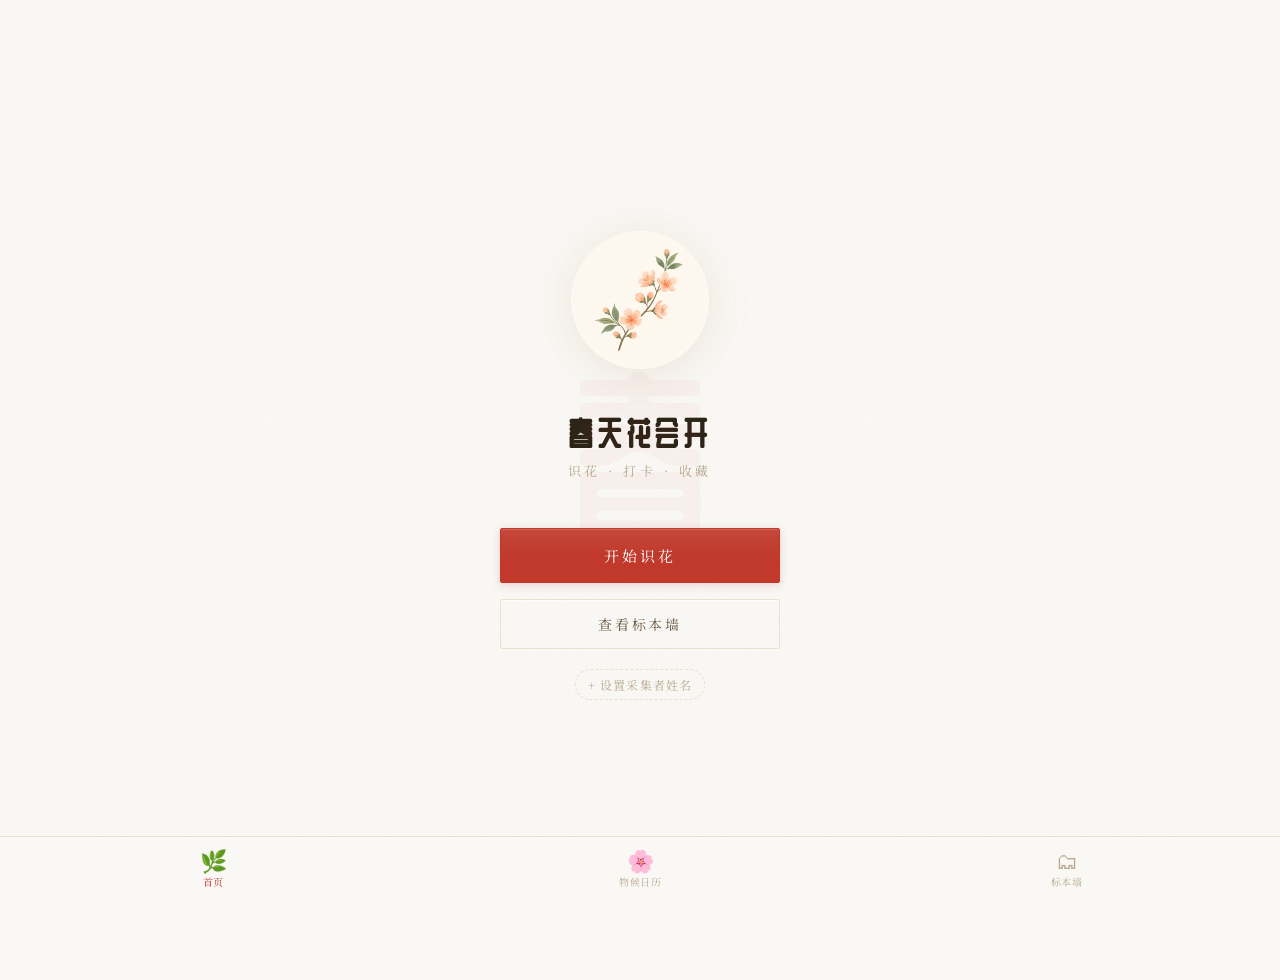
<file: index.html>
<!DOCTYPE html>
<html lang="zh-CN">
<head>
  <meta charset="UTF-8">
  <meta name="viewport" content="width=device-width, initial-scale=1.0, maximum-scale=1.0, user-scalable=no">
  <meta name="theme-color" content="#F9F8F4">
  <meta name="apple-mobile-web-app-capable" content="yes">
  <meta name="apple-mobile-web-app-status-bar-style" content="default">
  <meta name="apple-mobile-web-app-title" content="春天花会开">
  <meta name="application-name" content="春天花会开">
  <meta name="mobile-web-app-capable" content="yes">
  <link rel="manifest" href="manifest.json">
  <link rel="apple-touch-icon" href="icons/icon-152.png">
  <link rel="apple-touch-icon" sizes="152x152" href="icons/icon-152.png">
  <link rel="apple-touch-icon" sizes="192x192" href="icons/icon-192.png">
  <link rel="icon" type="image/png" sizes="192x192" href="icons/icon-192.png">
  <link rel="icon" type="image/png" sizes="512x512" href="icons/icon-512.png">
  <title>春天花会开</title>
  <!-- OpenGraph -->
  <meta property="og:type" content="website">
  <meta property="og:title" content="春天花会开">
  <meta property="og:description" content="二十四种春花，一册博物标本志。识花 · 打卡 · 记录与春天的每一次相遇。">
  <meta property="og:url" content="https://vernal-flora-archive.netlify.app">
  <meta property="og:image" content="https://vernal-flora-archive.netlify.app/og-image.png">
  <meta property="og:image:width" content="1200">
  <meta property="og:image:height" content="630">
  <meta property="og:locale" content="zh_CN">
  <meta property="og:site_name" content="春天花会开">
  <!-- Twitter Card -->
  <meta name="twitter:card" content="summary_large_image">
  <meta name="twitter:title" content="春天花会开">
  <meta name="twitter:description" content="二十四种春花，一册博物标本志。识花 · 打卡 · 记录与春天的每一次相遇。">
  <meta name="twitter:image" content="https://vernal-flora-archive.netlify.app/og-image.png">
  <link rel="stylesheet" href="styles/main.css">
  <script defer src="https://cloud.umami.is/script.js" data-website-id="66c2d899-3318-4ef9-ae7c-e3d984590244" data-do-not-track="true"></script>
</head>
<body>

  <!-- 加载页 -->
  <div id="loading-screen" class="loading-screen">
    <div id="loading-hero-svg"><img src="icons/icon-logo.png" alt="" class="hero-logo-img"></div>
    <div class="loading-title">春天花会开</div>
    <div class="loading-sub">识花 · 打卡 · 收藏</div>
  </div>

  <!-- 弹窗遮罩 -->
  <div id="modal-overlay" class="modal-overlay">
    <div class="modal-sheet" id="modal-content">
    </div>
  </div>

  <!-- ===== 首页 ===== -->
  <div id="page-home" class="page active">

    <!-- Hero -->
    <div class="hero-section">
      <div class="hero-bg-text">春</div>
      <div class="hero-logo" id="hero-svg-wrap"></div>
      <h1 class="hero-title">春天花会开</h1>
      <p class="hero-subtitle">识花 · 打卡 · 收藏</p>
      <div class="hero-cta">
        <button class="btn-primary" onclick="startQuiz()">开始识花</button>
        <button class="btn-secondary" onclick="navigateTo('collection')">查看标本墙</button>
      </div>
    </div>


  </div>

  <!-- ===== 识别页 ===== -->
  <div id="page-quiz" class="page">

    <!-- 物候日历面板 -->
    <div id="panel-calendar" class="quiz-panel">
      <!-- 月份轴 -->
      <div class="calendar-month-bar" id="calendar-month-bar">
        <button class="cal-month-btn active" data-month="2">2月</button>
        <button class="cal-month-btn" data-month="3">3月</button>
        <button class="cal-month-btn" data-month="4">4月</button>
        <button class="cal-month-btn" data-month="5">5月</button>
      </div>
      <!-- 节气提示 -->
      <div class="calendar-season-hint" id="calendar-season-hint"></div>
      <!-- 花卉卡片网格 -->
      <div class="calendar-flower-grid" id="calendar-flower-grid"></div>
    </div>

    <!-- 识花向导面板（从首页「开始识花」唤起） -->
    <div id="panel-guide" class="quiz-panel" style="display:none">
      <div class="quiz-header">
        <div class="quiz-header-title">识花向导</div>
        <div class="quiz-header-sub">根据特征，逐步锁定你遇见的花</div>
      </div>
      <div class="quiz-body" id="quiz-body"></div>
    </div>

  </div>

  <!-- ===== 标本墙 ===== -->
  <div id="page-collection" class="page">

    <div class="collection-header">
      <div>
        <div class="collection-title">博物标本墙</div>
        <div class="collection-count">已遇见 <span id="unlocked-count">0</span> / 24 种春花</div>
      </div>
      <button class="ach-entry-btn" onclick="openAchievementsPanel()">
        <span>🏆</span><span>成就</span>
      </button>
    </div>

    <!-- 时期筛选 -->
    <div class="filter-bar">
      <button class="filter-btn active" data-filter="all" onclick="setCollectionFilter('all')">全部</button>
      <button class="filter-btn" data-filter="early" onclick="setCollectionFilter('early')">早春</button>
      <button class="filter-btn" data-filter="mid" onclick="setCollectionFilter('mid')">仲春</button>
      <button class="filter-btn" data-filter="late" onclick="setCollectionFilter('late')">暮春</button>
    </div>

    <!-- 标本格子墙 -->
    <div class="collection-grid" id="collection-grid">
    </div>

    <!-- PPBC 鸣谢 -->
    <div class="ppbc-credit">
      <div class="ppbc-credit-text">
        花卉图片来自 <a href="https://ppbc.iplant.cn" target="_blank" rel="noopener">中国植物图像库 PPBC</a>
      </div>
      <div class="ppbc-credit-authors">
        图片捐献者：李光敏、朱鑫鑫、宋鼎、薛凯、赵宏、周繇、刘军、徐晔春、刘冰 等
      </div>
      <div class="ppbc-credit-maker">
        Made with care by <span style="font-family:'Noto Serif SC',serif;letter-spacing:0.1em">luvlua</span>
        <span class="ppbc-credit-sep">·</span>
        <a href="https://github.com/luvlua0808-png/Vernal-Flora-Archive" target="_blank" rel="noopener" class="ppbc-credit-text-link">GitHub</a>
        <span class="ppbc-credit-sep">·</span>
        <a href="#" id="privacy-link" class="ppbc-credit-text-link">隐私说明</a>
      </div>
    </div>

  </div>

  <!-- ===== 底部导航 ===== -->
  <nav class="nav-bar">
    <button class="nav-item active" data-page="home">
      <span class="nav-icon">🌿</span>
      <span class="nav-label">首页</span>
    </button>
    <button class="nav-item" data-page="quiz">
      <span class="nav-icon">🌸</span>
      <span class="nav-label">物候日历</span>
    </button>
    <button class="nav-item" data-page="collection">
      <span class="nav-icon">🗂</span>
      <span class="nav-label">标本墙</span>
    </button>
  </nav>

  <script src="data/flowers.js"></script>
  <script src="data/quiz.js"></script>
  <script src="data/achievements.js"></script>
  <script src="js/svgs.js"></script>
  <script src="js/app.js"></script>
  <script>
    if ('serviceWorker' in navigator) {
      window.addEventListener('load', () => {
        navigator.serviceWorker.register('/sw.js').catch(() => {});
      });
    }
  </script>


</body>
</html>
</file>
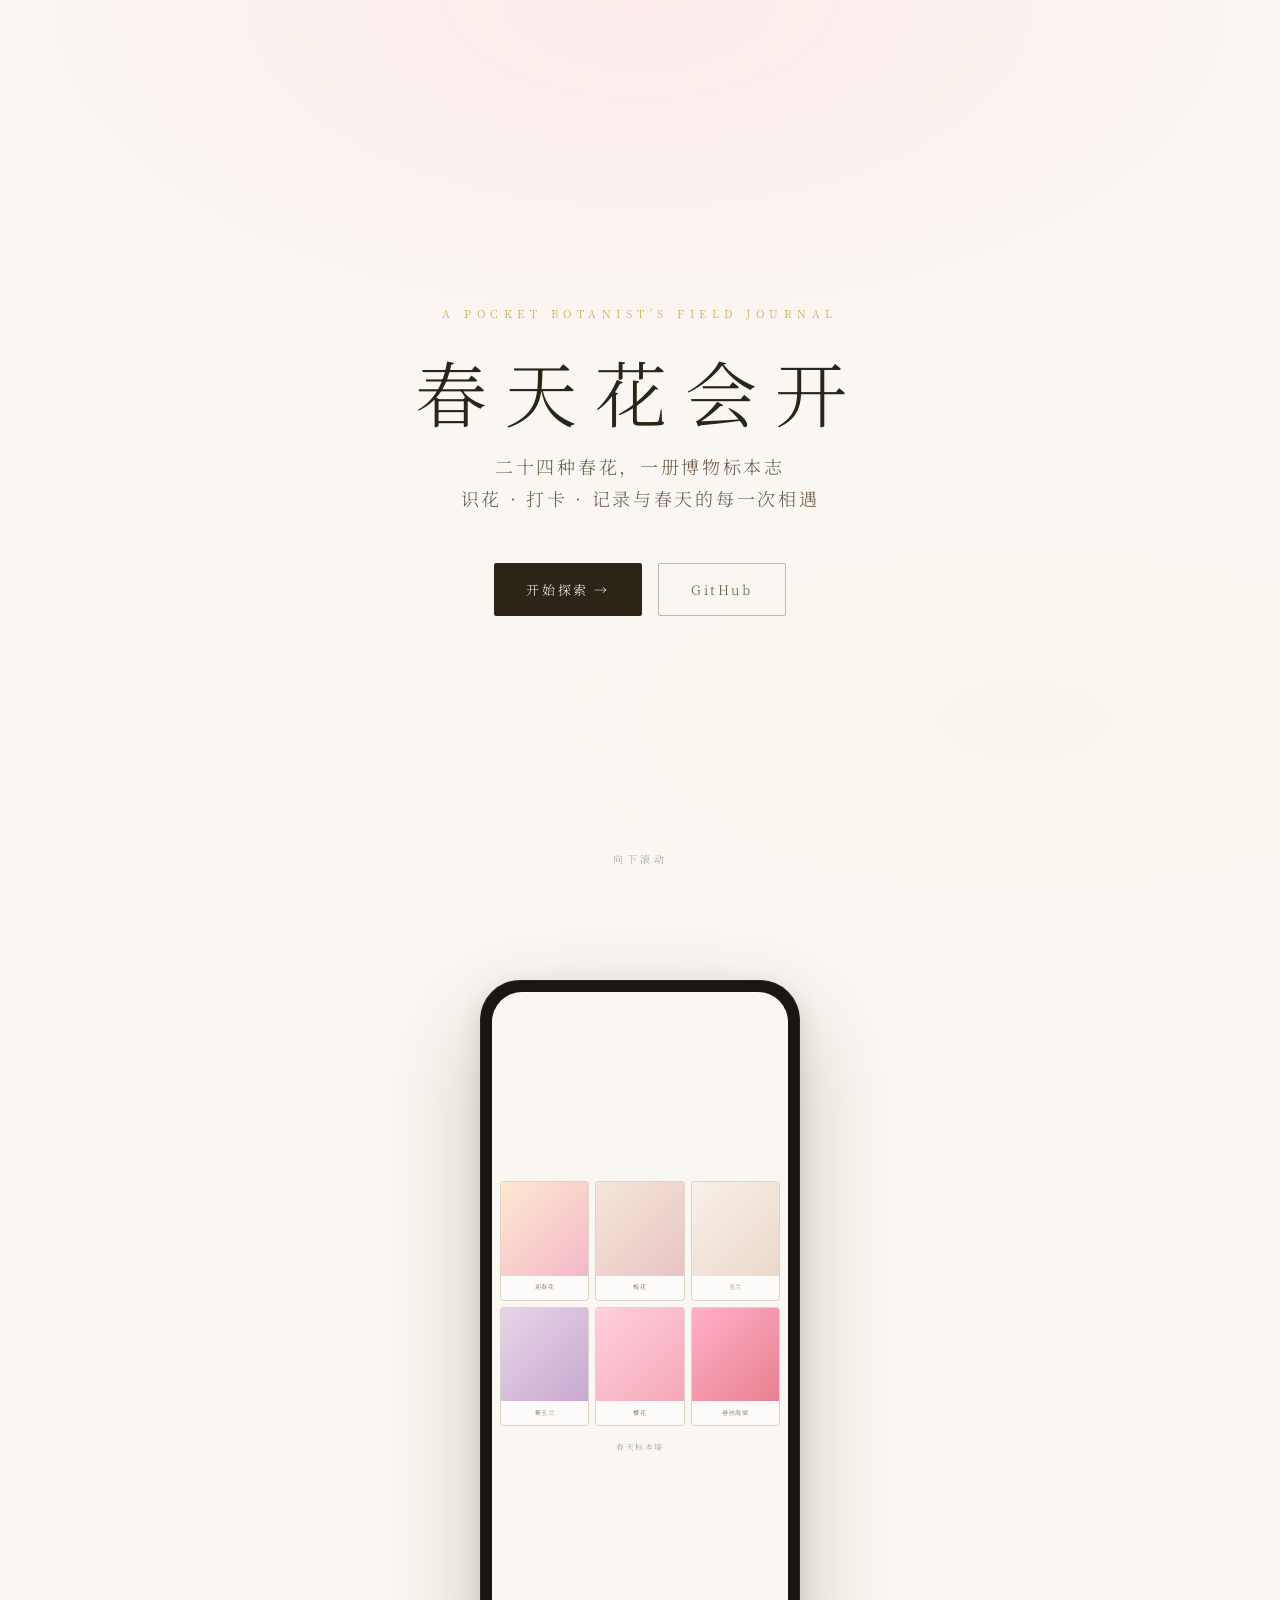
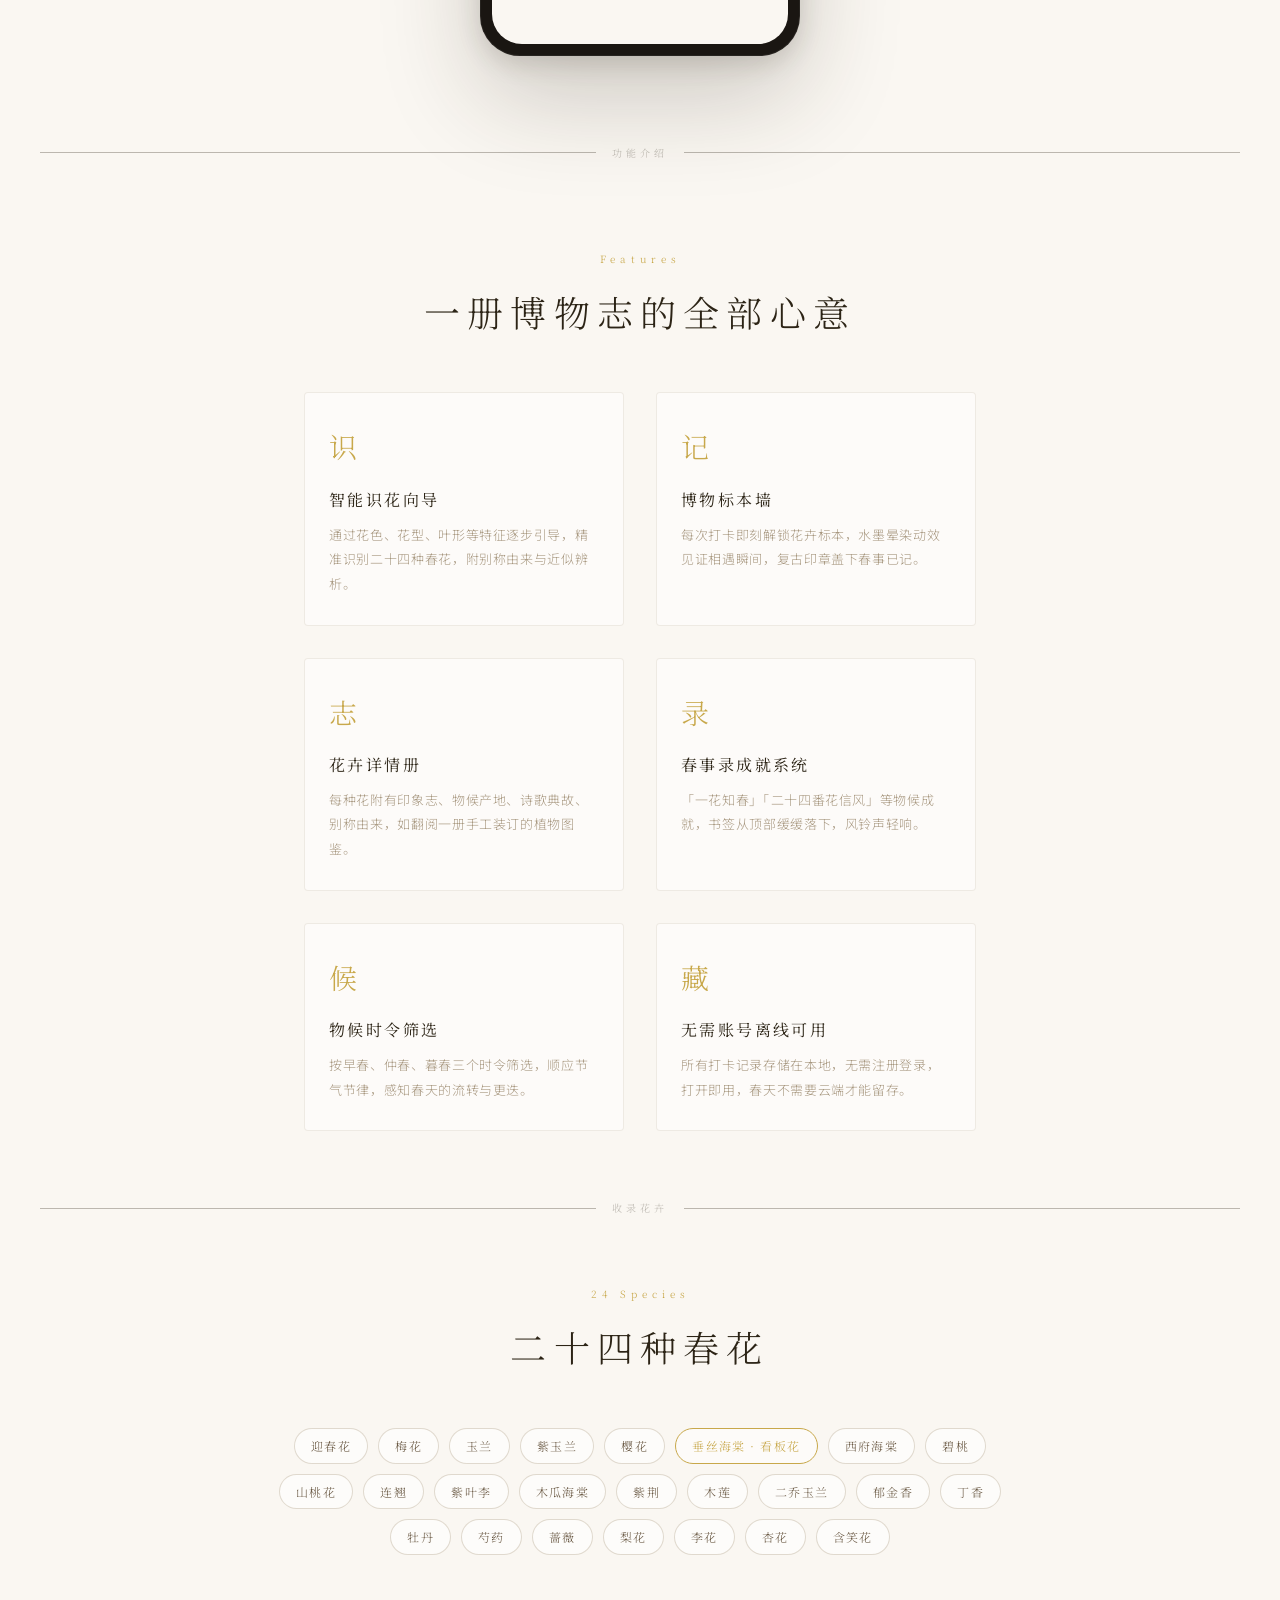
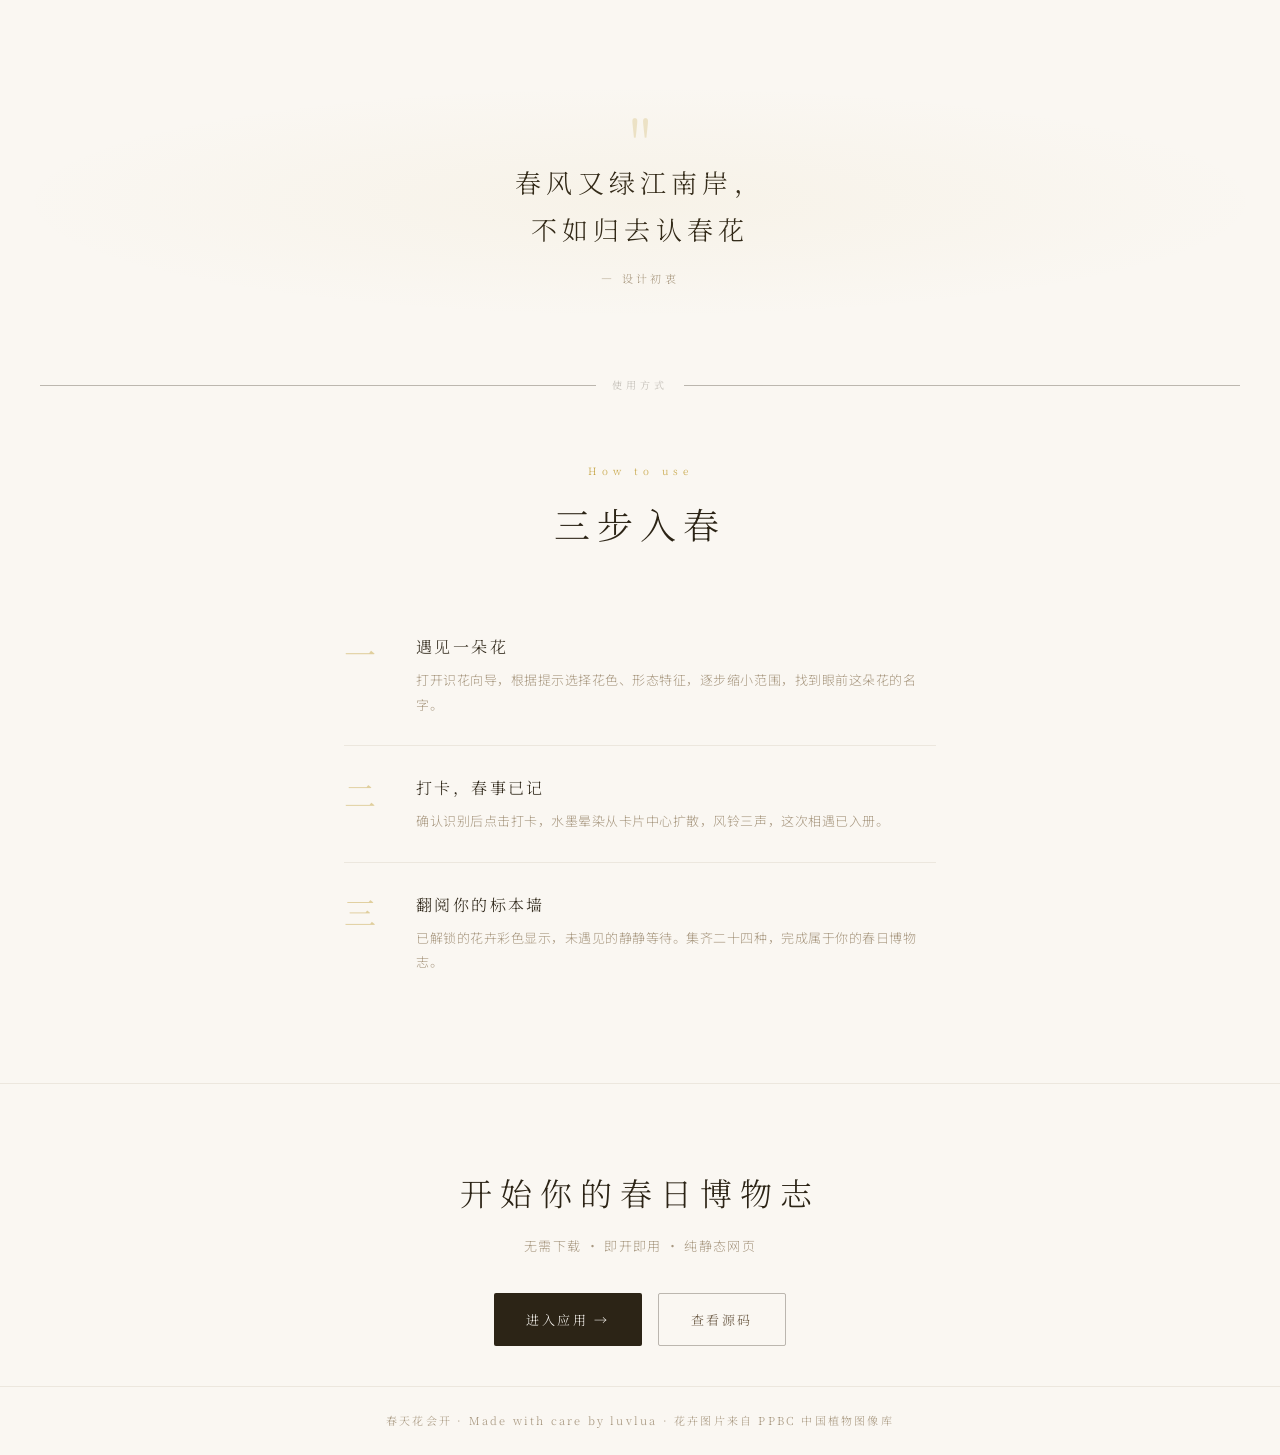
<file: landing.html>
<!DOCTYPE html>
<html lang="zh-CN">
<head>
  <meta charset="UTF-8">
  <meta name="viewport" content="width=device-width, initial-scale=1.0">
  <title>春天花会开 · 产品介绍</title>
  <link rel="preconnect" href="https://fonts.googleapis.com">
  <link href="https://fonts.googleapis.com/css2?family=Noto+Serif+SC:wght@300;400;500&family=Noto+Sans+SC:wght@300;400&display=swap" rel="stylesheet">
  <style>
    *, *::before, *::after { box-sizing: border-box; margin: 0; padding: 0; }

    :root {
      --ink:       #2C2416;
      --ink-light: #6B5A45;
      --ink-faint: #A89880;
      --accent:    #C0392B;
      --gold:      #C8A84B;
      --bg:        #FAF7F2;
      --border:    rgba(180,165,140,0.2);
      --serif:     'Noto Serif SC', serif;
      --sans:      'Noto Sans SC', sans-serif;
    }

    html { scroll-behavior: smooth; }

    body {
      background: var(--bg);
      color: var(--ink);
      font-family: var(--sans);
      font-weight: 300;
      line-height: 1.8;
      overflow-x: hidden;
    }

    /* ── HERO ── */
    .hero {
      min-height: 100svh;
      display: flex;
      flex-direction: column;
      align-items: center;
      justify-content: center;
      text-align: center;
      padding: 80px 24px 60px;
      position: relative;
      overflow: hidden;
    }

    .hero::before {
      content: '';
      position: absolute;
      inset: 0;
      background:
        radial-gradient(ellipse 80% 60% at 50% 0%, rgba(255,183,197,0.18) 0%, transparent 70%),
        radial-gradient(ellipse 60% 40% at 80% 80%, rgba(253,233,200,0.15) 0%, transparent 60%);
      pointer-events: none;
    }

    .hero-eyebrow {
      font-size: 11px;
      letter-spacing: 0.5em;
      color: var(--gold);
      font-family: var(--serif);
      margin-bottom: 24px;
      text-transform: uppercase;
    }

    .hero-title {
      font-family: var(--serif);
      font-weight: 300;
      font-size: clamp(40px, 10vw, 72px);
      letter-spacing: 0.25em;
      color: var(--ink);
      line-height: 1.2;
      margin-bottom: 16px;
    }

    .hero-subtitle {
      font-size: clamp(14px, 3vw, 18px);
      color: var(--ink-light);
      letter-spacing: 0.15em;
      font-family: var(--serif);
      font-weight: 300;
      margin-bottom: 48px;
      max-width: 480px;
    }

    .hero-cta-group {
      display: flex;
      gap: 16px;
      flex-wrap: wrap;
      justify-content: center;
    }

    .btn-primary-land {
      display: inline-flex;
      align-items: center;
      gap: 8px;
      padding: 14px 32px;
      background: var(--ink);
      color: var(--bg);
      border-radius: 2px;
      font-family: var(--serif);
      font-size: 13px;
      letter-spacing: 0.2em;
      text-decoration: none;
      transition: opacity 200ms;
    }
    .btn-primary-land:hover { opacity: 0.8; }

    .btn-ghost-land {
      display: inline-flex;
      align-items: center;
      gap: 8px;
      padding: 14px 32px;
      border: 0.5px solid rgba(44,36,22,0.3);
      color: var(--ink-light);
      border-radius: 2px;
      font-family: var(--serif);
      font-size: 13px;
      letter-spacing: 0.2em;
      text-decoration: none;
      transition: border-color 200ms, color 200ms;
    }
    .btn-ghost-land:hover { border-color: var(--ink); color: var(--ink); }

    .hero-scroll-hint {
      position: absolute;
      bottom: 32px;
      left: 50%;
      transform: translateX(-50%);
      font-size: 10px;
      letter-spacing: 0.35em;
      color: var(--ink-faint);
      font-family: var(--serif);
      animation: scrollBob 2s ease-in-out infinite;
    }
    @keyframes scrollBob {
      0%, 100% { transform: translateX(-50%) translateY(0); opacity: 0.6; }
      50%       { transform: translateX(-50%) translateY(6px); opacity: 1; }
    }

    /* ── MOCKUP ── */
    .mockup-section {
      padding: 80px 24px;
      display: flex;
      justify-content: center;
    }

    .phone-frame {
      width: min(320px, 80vw);
      aspect-ratio: 9/19;
      background: #1A1612;
      border-radius: 40px;
      padding: 12px;
      box-shadow:
        0 40px 100px rgba(44,36,22,0.22),
        0 8px 24px rgba(44,36,22,0.14),
        inset 0 0 0 1px rgba(255,255,255,0.06);
      position: relative;
    }

    .phone-inner {
      width: 100%;
      height: 100%;
      border-radius: 30px;
      overflow: hidden;
      background: var(--bg);
      display: flex;
      flex-direction: column;
      align-items: center;
      justify-content: center;
      gap: 6px;
    }

    .phone-grid {
      display: grid;
      grid-template-columns: repeat(3, 1fr);
      gap: 6px;
      padding: 8px;
      width: 100%;
    }

    .phone-card {
      aspect-ratio: 3/4;
      border-radius: 4px;
      background: #EDE8E0;
      overflow: hidden;
      position: relative;
      border: 0.5px solid rgba(180,165,140,0.3);
    }

    .phone-card-bar {
      position: absolute;
      bottom: 0;
      left: 0; right: 0;
      height: 20%;
      background: rgba(255,255,255,0.82);
      display: flex;
      align-items: center;
      justify-content: center;
      font-size: 6px;
      color: #6B5A45;
      letter-spacing: 0.1em;
      font-family: var(--serif);
    }

    .phone-card-color {
      width: 100%;
      height: 80%;
    }

    /* ── DIVIDER ── */
    .divider {
      display: flex;
      align-items: center;
      gap: 16px;
      padding: 0 40px;
      margin: 8px 0;
      opacity: 0.3;
    }
    .divider::before, .divider::after {
      content: '';
      flex: 1;
      height: 0.5px;
      background: var(--ink);
    }
    .divider-text {
      font-size: 10px;
      letter-spacing: 0.4em;
      color: var(--ink);
      font-family: var(--serif);
    }

    /* ── FEATURES ── */
    .features {
      padding: 80px 24px 60px;
      max-width: 720px;
      margin: 0 auto;
    }

    .section-eyebrow {
      font-size: 10px;
      letter-spacing: 0.5em;
      color: var(--gold);
      font-family: var(--serif);
      margin-bottom: 12px;
      text-align: center;
    }

    .section-title {
      font-family: var(--serif);
      font-weight: 300;
      font-size: clamp(24px, 6vw, 36px);
      letter-spacing: 0.2em;
      color: var(--ink);
      text-align: center;
      margin-bottom: 48px;
    }

    .features-grid {
      display: grid;
      grid-template-columns: repeat(auto-fit, minmax(240px, 1fr));
      gap: 32px;
    }

    .feature-card {
      padding: 28px 24px;
      border: 0.5px solid var(--border);
      border-radius: 4px;
      background: rgba(255,255,255,0.5);
      transition: box-shadow 200ms, transform 200ms;
    }
    .feature-card:hover {
      box-shadow: 0 8px 32px rgba(44,36,22,0.08);
      transform: translateY(-2px);
    }

    .feature-icon {
      font-family: var(--serif);
      font-size: 28px;
      font-weight: 300;
      color: var(--gold);
      margin-bottom: 14px;
      letter-spacing: 0.05em;
    }

    .feature-title {
      font-family: var(--serif);
      font-size: 16px;
      font-weight: 400;
      letter-spacing: 0.15em;
      color: var(--ink);
      margin-bottom: 8px;
    }

    .feature-desc {
      font-size: 13px;
      color: var(--ink-faint);
      line-height: 1.9;
      letter-spacing: 0.05em;
    }

    /* ── FLOWER LIST PREVIEW ── */
    .flowers-preview {
      padding: 60px 24px 80px;
      max-width: 800px;
      margin: 0 auto;
      text-align: center;
    }

    .flowers-tags {
      display: flex;
      flex-wrap: wrap;
      gap: 10px;
      justify-content: center;
      margin-top: 36px;
    }

    .flower-tag {
      padding: 6px 16px;
      border: 0.5px solid rgba(180,165,140,0.4);
      border-radius: 20px;
      font-family: var(--serif);
      font-size: 12px;
      letter-spacing: 0.12em;
      color: var(--ink-light);
      background: rgba(255,255,255,0.6);
      transition: border-color 200ms, color 200ms;
    }
    .flower-tag:hover { border-color: var(--accent); color: var(--accent); }

    .flower-tag.highlight {
      border-color: var(--gold);
      color: var(--gold);
    }

    /* ── QUOTE ── */
    .quote-section {
      padding: 80px 32px;
      text-align: center;
      position: relative;
    }

    .quote-section::before {
      content: '';
      position: absolute;
      inset: 0;
      background: radial-gradient(ellipse 70% 50% at 50% 50%, rgba(200,168,75,0.06) 0%, transparent 70%);
      pointer-events: none;
    }

    .quote-mark {
      font-family: var(--serif);
      font-size: 60px;
      color: var(--gold);
      opacity: 0.25;
      line-height: 1;
      margin-bottom: -16px;
    }

    .quote-text {
      font-family: var(--serif);
      font-size: clamp(18px, 4vw, 26px);
      font-weight: 300;
      letter-spacing: 0.2em;
      color: var(--ink);
      line-height: 1.8;
      max-width: 560px;
      margin: 0 auto 16px;
    }

    .quote-source {
      font-size: 11px;
      letter-spacing: 0.3em;
      color: var(--ink-faint);
      font-family: var(--serif);
    }

    /* ── HOW IT WORKS ── */
    .how-section {
      padding: 60px 24px 80px;
      max-width: 640px;
      margin: 0 auto;
    }

    .steps {
      display: flex;
      flex-direction: column;
      gap: 0;
      margin-top: 40px;
    }

    .step {
      display: flex;
      gap: 24px;
      align-items: flex-start;
      padding: 28px 0;
      border-bottom: 0.5px solid var(--border);
    }
    .step:last-child { border-bottom: none; }

    .step-num {
      font-family: var(--serif);
      font-size: 32px;
      font-weight: 300;
      color: var(--gold);
      opacity: 0.5;
      flex-shrink: 0;
      width: 48px;
      line-height: 1;
      padding-top: 4px;
    }

    .step-content { min-width: 0; }

    .step-title {
      font-family: var(--serif);
      font-size: 16px;
      letter-spacing: 0.15em;
      color: var(--ink);
      margin-bottom: 6px;
    }

    .step-desc {
      font-size: 13px;
      color: var(--ink-faint);
      line-height: 1.9;
      letter-spacing: 0.04em;
    }

    /* ── FOOTER CTA ── */
    .footer-cta {
      padding: 80px 24px 40px;
      text-align: center;
      border-top: 0.5px solid var(--border);
    }

    .footer-cta-title {
      font-family: var(--serif);
      font-weight: 300;
      font-size: clamp(22px, 5vw, 32px);
      letter-spacing: 0.25em;
      color: var(--ink);
      margin-bottom: 12px;
    }

    .footer-cta-sub {
      font-size: 13px;
      color: var(--ink-faint);
      letter-spacing: 0.1em;
      margin-bottom: 36px;
    }

    /* ── FOOTER ── */
    footer {
      padding: 24px;
      text-align: center;
      border-top: 0.5px solid var(--border);
    }

    .footer-text {
      font-size: 11px;
      color: var(--ink-faint);
      letter-spacing: 0.2em;
      font-family: var(--serif);
    }

    /* ── RESPONSIVE ── */
    @media (max-width: 480px) {
      .hero-cta-group { flex-direction: column; align-items: center; }
      .btn-primary-land, .btn-ghost-land { width: 100%; max-width: 280px; justify-content: center; }
    }
  </style>
</head>
<body>

  <!-- ── HERO ── -->
  <section class="hero">
    <div class="hero-eyebrow">A pocket botanist's field journal</div>
    <h1 class="hero-title">春天花会开</h1>
    <p class="hero-subtitle">二十四种春花，一册博物标本志<br>识花 · 打卡 · 记录与春天的每一次相遇</p>
    <div class="hero-cta-group">
      <a href="index.html" class="btn-primary-land">开始探索 →</a>
      <a href="https://github.com/luvlua0808-png/Vernal-Flora-Archive" target="_blank" class="btn-ghost-land">GitHub</a>
    </div>
    <div class="hero-scroll-hint">向下滚动</div>
  </section>

  <!-- ── MOCKUP ── -->
  <section class="mockup-section">
    <div class="phone-frame">
      <div class="phone-inner">
        <div class="phone-grid">
          <div class="phone-card"><div class="phone-card-color" style="background:linear-gradient(135deg,#FDE8D0,#F4B8C8)"></div><div class="phone-card-bar">迎春花</div></div>
          <div class="phone-card"><div class="phone-card-color" style="background:linear-gradient(135deg,#F5E6D8,#E8C4C4)"></div><div class="phone-card-bar">梅花</div></div>
          <div class="phone-card"><div class="phone-card-color" style="background:linear-gradient(135deg,#F8F0E8,#EAD8CC)"></div><div class="phone-card-bar">玉兰</div></div>
          <div class="phone-card"><div class="phone-card-color" style="background:linear-gradient(135deg,#E8D4E8,#C8A8D0)"></div><div class="phone-card-bar">紫玉兰</div></div>
          <div class="phone-card"><div class="phone-card-color" style="background:linear-gradient(135deg,#FFD0DC,#F4A8B8)"></div><div class="phone-card-bar">樱花</div></div>
          <div class="phone-card"><div class="phone-card-color" style="background:linear-gradient(135deg,#FFB0C8,#E88090)"></div><div class="phone-card-bar">垂丝海棠</div></div>
        </div>
        <div style="font-size:8px;color:#A89880;letter-spacing:0.2em;font-family:'Noto Serif SC',serif;padding-bottom:8px">春天标本墙</div>
      </div>
    </div>
  </section>

  <div class="divider"><span class="divider-text">功能介绍</span></div>

  <!-- ── FEATURES ── -->
  <section class="features">
    <div class="section-eyebrow">Features</div>
    <h2 class="section-title">一册博物志的全部心意</h2>
    <div class="features-grid">

      <div class="feature-card">
        <div class="feature-icon">识</div>
        <div class="feature-title">智能识花向导</div>
        <div class="feature-desc">通过花色、花型、叶形等特征逐步引导，精准识别二十四种春花，附别称由来与近似辨析。</div>
      </div>

      <div class="feature-card">
        <div class="feature-icon">记</div>
        <div class="feature-title">博物标本墙</div>
        <div class="feature-desc">每次打卡即刻解锁花卉标本，水墨晕染动效见证相遇瞬间，复古印章盖下春事已记。</div>
      </div>

      <div class="feature-card">
        <div class="feature-icon">志</div>
        <div class="feature-title">花卉详情册</div>
        <div class="feature-desc">每种花附有印象志、物候产地、诗歌典故、别称由来，如翻阅一册手工装订的植物图鉴。</div>
      </div>

      <div class="feature-card">
        <div class="feature-icon">录</div>
        <div class="feature-title">春事录成就系统</div>
        <div class="feature-desc">「一花知春」「二十四番花信风」等物候成就，书签从顶部缓缓落下，风铃声轻响。</div>
      </div>

      <div class="feature-card">
        <div class="feature-icon">候</div>
        <div class="feature-title">物候时令筛选</div>
        <div class="feature-desc">按早春、仲春、暮春三个时令筛选，顺应节气节律，感知春天的流转与更迭。</div>
      </div>

      <div class="feature-card">
        <div class="feature-icon">藏</div>
        <div class="feature-title">无需账号离线可用</div>
        <div class="feature-desc">所有打卡记录存储在本地，无需注册登录，打开即用，春天不需要云端才能留存。</div>
      </div>

    </div>
  </section>

  <div class="divider"><span class="divider-text">收录花卉</span></div>

  <!-- ── FLOWERS PREVIEW ── -->
  <section class="flowers-preview">
    <div class="section-eyebrow">24 Species</div>
    <h2 class="section-title">二十四种春花</h2>
    <div class="flowers-tags">
      <span class="flower-tag">迎春花</span>
      <span class="flower-tag">梅花</span>
      <span class="flower-tag">玉兰</span>
      <span class="flower-tag">紫玉兰</span>
      <span class="flower-tag">樱花</span>
      <span class="flower-tag highlight">垂丝海棠 · 看板花</span>
      <span class="flower-tag">西府海棠</span>
      <span class="flower-tag">碧桃</span>
      <span class="flower-tag">山桃花</span>
      <span class="flower-tag">连翘</span>
      <span class="flower-tag">紫叶李</span>
      <span class="flower-tag">木瓜海棠</span>
      <span class="flower-tag">紫荆</span>
      <span class="flower-tag">木莲</span>
      <span class="flower-tag">二乔玉兰</span>
      <span class="flower-tag">郁金香</span>
      <span class="flower-tag">丁香</span>
      <span class="flower-tag">牡丹</span>
      <span class="flower-tag">芍药</span>
      <span class="flower-tag">蔷薇</span>
      <span class="flower-tag">梨花</span>
      <span class="flower-tag">李花</span>
      <span class="flower-tag">杏花</span>
      <span class="flower-tag">含笑花</span>
    </div>
  </section>

  <!-- ── QUOTE ── -->
  <section class="quote-section">
    <div class="quote-mark">"</div>
    <p class="quote-text">春风又绿江南岸，<br>不如归去认春花</p>
    <div class="quote-source">— 设计初衷</div>
  </section>

  <div class="divider"><span class="divider-text">使用方式</span></div>

  <!-- ── HOW IT WORKS ── -->
  <section class="how-section">
    <div class="section-eyebrow">How to use</div>
    <h2 class="section-title">三步入春</h2>
    <div class="steps">
      <div class="step">
        <div class="step-num">一</div>
        <div class="step-content">
          <div class="step-title">遇见一朵花</div>
          <div class="step-desc">打开识花向导，根据提示选择花色、形态特征，逐步缩小范围，找到眼前这朵花的名字。</div>
        </div>
      </div>
      <div class="step">
        <div class="step-num">二</div>
        <div class="step-content">
          <div class="step-title">打卡，春事已记</div>
          <div class="step-desc">确认识别后点击打卡，水墨晕染从卡片中心扩散，风铃三声，这次相遇已入册。</div>
        </div>
      </div>
      <div class="step">
        <div class="step-num">三</div>
        <div class="step-content">
          <div class="step-title">翻阅你的标本墙</div>
          <div class="step-desc">已解锁的花卉彩色显示，未遇见的静静等待。集齐二十四种，完成属于你的春日博物志。</div>
        </div>
      </div>
    </div>
  </section>

  <!-- ── FOOTER CTA ── -->
  <section class="footer-cta">
    <div class="footer-cta-title">开始你的春日博物志</div>
    <div class="footer-cta-sub">无需下载 · 即开即用 · 纯静态网页</div>
    <div class="hero-cta-group" style="display:flex;gap:16px;justify-content:center;flex-wrap:wrap;">
      <a href="index.html" class="btn-primary-land">进入应用 →</a>
      <a href="https://github.com/luvlua0808-png/Vernal-Flora-Archive" target="_blank" class="btn-ghost-land">查看源码</a>
    </div>
  </section>

  <!-- ── FOOTER ── -->
  <footer>
    <div class="footer-text">春天花会开 · Made with care by luvlua · 花卉图片来自 PPBC 中国植物图像库</div>
  </footer>

</body>
</html>
</file>
<file: styles/main.css>
@import url('https://fonts.googleapis.com/css2?family=Noto+Serif+SC:wght@300;400;500;600&family=ZCOOL+QingKe+HuangYou&display=swap');

:root {
  --bg: #F9F8F4;
  --accent: #C0392B;
  --accent-light: #E8739A;
  --ink: #2C2416;
  --ink-light: #6B5B45;
  --ink-faint: #B8A990;
  --card-bg: #FFFFFF;
  --border: #E8E0D0;
  --spring-early: #F9D923;
  --spring-mid: #FFB7C5;
  --spring-late: #FF6B9D;
  --transition: 300ms ease;
}

* {
  margin: 0;
  padding: 0;
  box-sizing: border-box;
  -webkit-tap-highlight-color: transparent;
}

html, body {
  width: 100%;
  overflow-x: hidden;
  background: var(--bg);
  color: var(--ink);
  font-family: 'Noto Serif SC', 'Songti SC', 'SimSun', serif;
  min-height: 100vh;
}

/* 纸质纹理 */
body::before {
  content: '';
  position: fixed;
  inset: 0;
  background-image:
    url("data:image/svg+xml,%3Csvg xmlns='http://www.w3.org/2000/svg' width='300' height='300'%3E%3Cfilter id='noise'%3E%3CfeTurbulence type='fractalNoise' baseFrequency='0.65' numOctaves='3' stitchTiles='stitch'/%3E%3CfeColorMatrix type='saturate' values='0'/%3E%3C/filter%3E%3Crect width='300' height='300' filter='url(%23noise)' opacity='0.04'/%3E%3C/svg%3E");
  pointer-events: none;
  z-index: 0;
  opacity: 0.6;
}

/* ===== PAGES ===== */
.page {
  display: none;
  min-height: 100vh;
  animation: fadeIn var(--transition);
}

.page.active {
  display: block;
}

@keyframes fadeIn {
  from { opacity: 0; transform: translateY(8px); }
  to { opacity: 1; transform: translateY(0); }
}

/* ===== NAV ===== */
.nav-bar {
  position: fixed;
  bottom: 0;
  left: 0;
  right: 0;
  height: 64px;
  background: rgba(249, 248, 244, 0.95);
  backdrop-filter: blur(12px);
  border-top: 1px solid var(--border);
  display: flex;
  align-items: stretch;
  z-index: 100;
}

.nav-item {
  flex: 1;
  display: flex;
  flex-direction: column;
  align-items: center;
  justify-content: center;
  gap: 3px;
  cursor: pointer;
  color: var(--ink-faint);
  transition: color var(--transition);
  padding: 8px 0;
  border: none;
  background: none;
  font-family: inherit;
}

.nav-item.active {
  color: var(--accent);
}

.nav-icon {
  font-size: 22px;
  line-height: 1;
}

.nav-label {
  font-size: 10px;
  letter-spacing: 0.05em;
}

/* ===== HOME PAGE ===== */
#page-home {
  padding-bottom: 80px;
}

.hero-section {
  min-height: 100vh;
  display: flex;
  flex-direction: column;
  align-items: center;
  justify-content: center;
  padding: 60px 32px 40px;
  position: relative;
  overflow: hidden;
}

.hero-bg-text {
  position: absolute;
  font-size: 180px;
  color: rgba(192, 57, 43, 0.04);
  font-family: 'ZCOOL QingKe HuangYou', serif;
  user-select: none;
  pointer-events: none;
  line-height: 1;
  top: 50%;
  left: 50%;
  transform: translate(-50%, -50%);
  white-space: nowrap;
}

.hero-logo {
  margin-bottom: 32px;
}

.hero-logo-img {
  width: 160px;
  height: 160px;
  object-fit: contain;
  filter: drop-shadow(0 6px 20px rgba(180,120,90,0.15));
}

.hero-title {
  font-size: 32px;
  font-weight: 600;
  letter-spacing: 0.15em;
  color: var(--ink);
  text-align: center;
  margin-bottom: 12px;
  font-family: 'ZCOOL QingKe HuangYou', 'Noto Serif SC', serif;
}

.hero-subtitle {
  font-size: 13px;
  color: var(--ink-faint);
  letter-spacing: 0.3em;
  text-align: center;
  margin-bottom: 48px;
}

.hero-cta {
  display: flex;
  gap: 16px;
  flex-direction: column;
  width: 100%;
  max-width: 280px;
}

.btn-primary {
  background: var(--accent);
  color: white;
  border: 1.5px solid var(--accent);
  padding: 16px 32px;
  font-size: 15px;
  letter-spacing: 0.2em;
  font-family: 'Noto Serif SC', serif;
  cursor: pointer;
  border-radius: 2px;
  transition: all var(--transition);
  text-align: center;
  box-shadow: inset 0 1px 0 rgba(255,255,255,0.15), 0 2px 8px rgba(192,57,43,0.2);
  position: relative;
  overflow: hidden;
}

.btn-primary::after {
  content: '';
  position: absolute;
  inset: 0;
  background: linear-gradient(180deg, rgba(255,255,255,0.08) 0%, transparent 50%);
  pointer-events: none;
}

.btn-primary:active {
  opacity: 0.85;
  transform: scale(0.98);
  box-shadow: 0 1px 2px rgba(192,57,43,0.2);
}

.btn-secondary {
  background: transparent;
  color: var(--ink-light);
  border: 1px solid var(--border);
  padding: 14px 32px;
  font-size: 14px;
  letter-spacing: 0.2em;
  font-family: 'Noto Serif SC', serif;
  cursor: pointer;
  border-radius: 2px;
  transition: all var(--transition);
  text-align: center;
  box-shadow: inset 0 1px 0 rgba(255,255,255,0.6);
}

.btn-secondary:active {
  background: var(--border);
}

.home-intro {
  padding: 0 24px 32px;
}

.section-divider {
  display: flex;
  align-items: center;
  gap: 16px;
  margin-bottom: 24px;
}

.section-divider::before,
.section-divider::after {
  content: '';
  flex: 1;
  height: 1px;
  background: var(--border);
}

.section-label {
  font-size: 11px;
  letter-spacing: 0.4em;
  color: var(--ink-faint);
}

.period-tags {
  display: flex;
  gap: 8px;
  flex-wrap: wrap;
  margin-bottom: 20px;
}

.period-tag {
  padding: 6px 14px;
  border-radius: 20px;
  font-size: 12px;
  letter-spacing: 0.1em;
  border: 1px solid;
  cursor: pointer;
  transition: all var(--transition);
}

.period-tag.early {
  color: #8B6914;
  border-color: #F9D923;
  background: rgba(249, 217, 35, 0.1);
}

.period-tag.mid {
  color: #8B3060;
  border-color: #FFB7C5;
  background: rgba(255, 183, 197, 0.1);
}

.period-tag.late {
  color: #7B1547;
  border-color: #FF6B9D;
  background: rgba(255, 107, 157, 0.1);
}

.period-tag.active {
  opacity: 1;
}

.period-tag:not(.active) {
  opacity: 0.4;
}

.flower-preview-list {
  display: grid;
  grid-template-columns: 1fr 1fr;
  gap: 12px;
}

.flower-preview-card {
  background: var(--card-bg);
  border: 1px solid var(--border);
  border-radius: 4px;
  padding: 16px 12px;
  cursor: pointer;
  transition: all var(--transition);
  position: relative;
  overflow: hidden;
}

.flower-preview-card::before {
  content: '';
  position: absolute;
  top: 0;
  left: 0;
  right: 0;
  height: 3px;
  background: var(--flower-color, var(--accent));
  opacity: 0;
  transition: opacity var(--transition);
}

.flower-preview-card:active {
  transform: scale(0.97);
}

.flower-preview-card:active::before {
  opacity: 1;
}

.flower-preview-name {
  font-size: 16px;
  font-weight: 500;
  margin-bottom: 4px;
  color: var(--ink);
}

.flower-preview-period {
  font-size: 11px;
  color: var(--ink-faint);
  letter-spacing: 0.1em;
}

.flower-preview-dot {
  width: 6px;
  height: 6px;
  border-radius: 50%;
  background: var(--flower-color, var(--ink-faint));
  display: inline-block;
  margin-right: 4px;
  vertical-align: middle;
}

.flower-preview-locked {
  opacity: 0.4;
}

.flower-preview-unlocked .flower-preview-name {
  color: var(--accent);
}

/* ===== QUIZ PAGE ===== */
#page-quiz {
  padding-bottom: 80px;
}

.quiz-header {
  padding: 56px 24px 24px;
  text-align: center;
  border-bottom: 1px solid var(--border);
  margin-bottom: 0;
}

.quiz-header-title {
  font-size: 18px;
  font-weight: 500;
  letter-spacing: 0.15em;
  color: var(--ink);
  margin-bottom: 6px;
}

.quiz-header-sub {
  font-size: 12px;
  color: var(--ink-faint);
  letter-spacing: 0.2em;
}

.quiz-body {
  padding: 32px 24px;
}

.quiz-progress {
  display: flex;
  gap: 4px;
  margin-bottom: 32px;
  justify-content: center;
}

.quiz-progress-dot {
  width: 6px;
  height: 6px;
  border-radius: 50%;
  background: var(--border);
  transition: background var(--transition);
}

.quiz-progress-dot.done {
  background: var(--accent);
}

.quiz-question-wrap {
  animation: slideUp 300ms ease;
}

@keyframes slideUp {
  from { opacity: 0; transform: translateY(16px); }
  to { opacity: 1; transform: translateY(0); }
}

.quiz-step-num {
  font-size: 11px;
  color: var(--accent);
  letter-spacing: 0.3em;
  margin-bottom: 12px;
}

.quiz-question {
  font-size: 20px;
  font-weight: 400;
  line-height: 1.6;
  color: var(--ink);
  margin-bottom: 28px;
  letter-spacing: 0.05em;
}

.quiz-options {
  display: flex;
  flex-direction: column;
  gap: 10px;
}

.quiz-option {
  background: var(--card-bg);
  border: 1px solid var(--border);
  border-radius: 4px;
  padding: 16px 18px;
  cursor: pointer;
  transition: all var(--transition);
  text-align: left;
  font-family: 'Noto Serif SC', serif;
  font-size: 14px;
  color: var(--ink-light);
  line-height: 1.5;
  letter-spacing: 0.03em;
  width: 100%;
}

.quiz-option:active {
  background: rgba(192, 57, 43, 0.06);
  border-color: var(--accent);
  color: var(--accent);
}

.quiz-option-icon {
  display: inline-block;
  width: 20px;
  height: 20px;
  border-radius: 50%;
  border: 1px solid var(--border);
  font-size: 11px;
  text-align: center;
  line-height: 20px;
  margin-right: 10px;
  color: var(--ink-faint);
  flex-shrink: 0;
}

.quiz-option-content {
  display: flex;
  align-items: flex-start;
  gap: 0;
}

.quiz-back-btn {
  margin-top: 24px;
  background: none;
  border: none;
  color: var(--ink-faint);
  font-size: 13px;
  cursor: pointer;
  font-family: 'Noto Serif SC', serif;
  letter-spacing: 0.1em;
  padding: 8px 0;
  display: flex;
  align-items: center;
  gap: 6px;
}

/* ===== RESULT CARD ===== */
.result-card {
  animation: slideUp 300ms ease;
  padding: 0 24px 32px;
}

.result-flower-hero {
  background: var(--card-bg);
  border: 1px solid var(--border);
  border-radius: 6px;
  padding: 32px 24px;
  margin-bottom: 16px;
  text-align: center;
  position: relative;
  overflow: hidden;
}

.result-flower-hero::after {
  content: '';
  position: absolute;
  bottom: 0;
  left: 0;
  right: 0;
  height: 4px;
  background: var(--result-color, var(--accent));
}

.result-svg-wrap {
  margin: 0 auto 20px;
  width: 120px;
  height: 120px;
}

.result-name {
  font-size: 28px;
  font-weight: 600;
  color: var(--ink);
  letter-spacing: 0.2em;
  margin-bottom: 8px;
  font-family: 'ZCOOL QingKe HuangYou', serif;
}

.result-period-badge {
  display: inline-block;
  padding: 3px 12px;
  border-radius: 20px;
  font-size: 11px;
  letter-spacing: 0.15em;
  border: 1px solid;
  margin-bottom: 20px;
}

.result-story {
  font-size: 14px;
  line-height: 1.9;
  color: var(--ink-light);
  text-align: left;
}

.result-actions {
  display: flex;
  flex-direction: column;
  gap: 10px;
}

.btn-checkin {
  background: var(--accent);
  color: white;
  border: none;
  padding: 16px;
  font-size: 15px;
  letter-spacing: 0.2em;
  font-family: 'Noto Serif SC', serif;
  cursor: pointer;
  border-radius: 2px;
  transition: all var(--transition);
  width: 100%;
}

.btn-checkin.checked {
  background: #6B5B45;
}

.btn-checkin:active {
  opacity: 0.85;
}

.btn-restart {
  background: transparent;
  color: var(--ink-light);
  border: 1px solid var(--border);
  padding: 14px;
  font-size: 14px;
  letter-spacing: 0.15em;
  font-family: 'Noto Serif SC', serif;
  cursor: pointer;
  border-radius: 2px;
  transition: all var(--transition);
  width: 100%;
}

/* ===== COLLECTION WALL ===== */
#page-collection {
  padding-bottom: 80px;
  background: var(--bg);
}

.collection-header {
  padding: 56px 20px 16px;
  border-bottom: none;
  display: flex;
  align-items: flex-end;
  justify-content: space-between;
  gap: 12px;
}

.collection-title {
  font-size: 22px;
  font-weight: 400;
  letter-spacing: 0.25em;
  color: var(--ink);
  margin-bottom: 4px;
  font-family: 'Noto Serif SC', serif;
}

.collection-count {
  font-size: 11px;
  color: var(--ink-faint);
  letter-spacing: 0.12em;
  font-family: 'Noto Serif SC', serif;
}

.collection-count span {
  color: var(--accent);
  font-weight: 500;
}

.collection-grid {
  display: grid;
  grid-template-columns: repeat(3, 1fr);
  gap: 16px;
  padding: 16px 16px 8px;
  background: transparent;
  margin-top: 0;
}

/* 博物志标本卡 */
.specimen-cell {
  background: var(--card-bg);
  aspect-ratio: 3/4;
  display: flex;
  flex-direction: column;
  align-items: center;
  justify-content: flex-end;
  cursor: pointer;
  position: relative;
  overflow: hidden;
  border-radius: 6px;
  border: 1px solid #EEEEEE;
  box-shadow: 0 2px 8px rgba(60,40,10,0.07), 0 1px 2px rgba(60,40,10,0.05);
  transition: transform 180ms ease, box-shadow 180ms ease;
}

.specimen-cell:hover {
  transform: translateY(-3px);
  box-shadow: 0 8px 24px rgba(60,40,10,0.13), 0 2px 6px rgba(60,40,10,0.08);
}

.specimen-cell:active {
  transform: scale(0.97) translateY(0);
  box-shadow: 0 1px 3px rgba(60,40,10,0.08);
}

/* 未遇见：低饱和图片 + 轻微暗化 */
.specimen-cell:not(.unlocked) .specimen-photo {
  filter: grayscale(80%) brightness(0.88) contrast(0.9);
  opacity: 0.55;
}

/* 已遇见：彩色亮图 */
.specimen-cell.unlocked .specimen-photo {
  filter: none;
  opacity: 1;
}

/* 标本卡底部花名条 */
.specimen-name-bar {
  width: 100%;
  padding: 6px 0 7px;
  text-align: center;
  background: rgba(255,255,255,0.88);
  backdrop-filter: blur(4px);
  position: relative;
  z-index: 2;
  flex-shrink: 0;
}

.specimen-name {
  font-size: 11px;
  color: var(--ink-light);
  letter-spacing: 0.12em;
  font-family: 'Noto Serif SC', serif;
  font-weight: 400;
}

.specimen-cell:not(.unlocked) .specimen-name {
  color: var(--ink-faint);
  opacity: 0.7;
}

/* 已遇见印章覆盖层 */
.specimen-cell.unlocked .stamp-overlay {
  position: absolute;
  bottom: 30px;
  right: 6px;
  z-index: 3;
  opacity: 0.82;
  pointer-events: none;
}

.specimen-svg-wrap {
  position: absolute;
  inset: 0;
  width: 100%;
  height: 100%;
  display: flex;
  align-items: center;
  justify-content: center;
}

@keyframes stampIn {
  0% { opacity: 0; transform: scale(1.4) rotate(-5deg); }
  60% { transform: scale(0.95) rotate(2deg); }
  100% { opacity: 1; transform: scale(1) rotate(0deg); }
}

/* ===== 3D 翻转过渡层 ===== */
#flip-overlay {
  position: fixed;
  inset: 0;
  z-index: 190;
  pointer-events: none;
  perspective: 900px;
  overflow: hidden;
}

.flip-card {
  position: absolute;
  transform-origin: center center;
  border-radius: 8px;
  overflow: hidden;
  backface-visibility: hidden;
  will-change: transform, opacity;
}

/* ===== 水墨晕染解锁效果 ===== */
.ink-wash-ripple {
  position: absolute;
  border-radius: 50%;
  pointer-events: none;
  transform: scale(0);
  opacity: 0.72;
  animation: inkWash 900ms cubic-bezier(0.22, 0.61, 0.36, 1) forwards;
  z-index: 4;
}

@keyframes inkWash {
  0%   { transform: scale(0); opacity: 0.85; filter: blur(0px); }
  60%  { opacity: 0.55; filter: blur(2px); }
  100% { transform: scale(3.5); opacity: 0; filter: blur(8px); }
}

/* ===== MAGAZINE DETAIL MODAL ===== */
.modal-overlay {
  position: fixed;
  inset: 0;
  background: rgba(36, 28, 16, 0.55);
  z-index: 200;
  display: flex;
  align-items: flex-end;
  opacity: 0;
  pointer-events: none;
  transition: opacity 400ms ease;
  backdrop-filter: blur(12px) saturate(0.7);
  -webkit-backdrop-filter: blur(12px) saturate(0.7);
  perspective: 1200px;
}

.modal-overlay.active {
  opacity: 1;
  pointer-events: all;
}

.modal-sheet {
  background: var(--bg);
  width: 100%;
  border-radius: 20px 20px 0 0;
  padding: 0 0 env(safe-area-inset-bottom, 24px);
  transform: translateY(60px) rotateX(12deg);
  transform-origin: bottom center;
  opacity: 0;
  transition:
    transform 520ms cubic-bezier(0.22, 1, 0.36, 1),
    opacity 380ms ease;
  max-height: 92vh;
  overflow-y: auto;
  overflow-x: hidden;
  will-change: transform, opacity;
}

.modal-overlay.active .modal-sheet {
  transform: translateY(0) rotateX(0deg);
  opacity: 1;
}

.modal-handle {
  width: 36px;
  height: 4px;
  background: var(--border);
  border-radius: 2px;
  margin: 12px auto 0;
}

/* 杂志页：顶部大图区 */
.modal-hero-band {
  position: relative;
  width: 100%;
  min-height: 220px;
  display: flex;
  align-items: center;
  justify-content: center;
  overflow: hidden;
  margin-bottom: 0;
}

.modal-hero-bg {
  position: absolute;
  inset: 0;
  background: var(--modal-accent-bg, rgba(192,57,43,0.06));
}

.modal-hero-photo {
  width: 100%;
  height: 220px;
  object-fit: cover;
  display: block;
  position: relative;
  z-index: 1;
  transition: filter 600ms ease;
}

.modal-hero-photo--locked {
  filter: grayscale(100%) brightness(0.85);
}

.modal-hero-photo-placeholder {
  position: relative;
  z-index: 1;
  padding: 24px 0 12px;
}

/* 花名 Hero 悬浮层 */
.modal-title-band {
  position: relative;
  padding: 20px 24px 16px;
  border-bottom: 1px solid var(--border);
}

.modal-title-row {
  display: flex;
  align-items: flex-end;
  justify-content: space-between;
  gap: 12px;
}

.modal-flower-name {
  font-size: 30px;
  font-weight: 600;
  letter-spacing: 0.18em;
  color: var(--ink);
  font-family: 'ZCOOL QingKe HuangYou', serif;
  line-height: 1;
}

.modal-hero-flag {
  font-size: 9px;
  letter-spacing: 0.3em;
  color: white;
  background: var(--accent);
  padding: 3px 8px;
  border-radius: 1px;
  white-space: nowrap;
  margin-bottom: 4px;
}

.modal-alias {
  font-size: 11px;
  color: var(--ink-faint);
  letter-spacing: 0.15em;
  margin-top: 5px;
}

.modal-period-pill {
  display: inline-block;
  padding: 4px 12px;
  border-radius: 20px;
  font-size: 11px;
  letter-spacing: 0.15em;
  border: 1px solid;
  margin-top: 8px;
}

/* 杂志内容区 */
.modal-content-body {
  padding: 0 24px 32px;
}

.modal-section {
  padding: 20px 0;
  border-bottom: 1px solid rgba(184,169,144,0.25);
}

.modal-section:last-child {
  border-bottom: none;
}

.modal-section-label {
  font-size: 9px;
  letter-spacing: 0.5em;
  color: var(--accent);
  text-transform: uppercase;
  margin-bottom: 10px;
  display: flex;
  align-items: center;
  gap: 8px;
}

.modal-section-label::after {
  content: '';
  flex: 1;
  height: 1px;
  background: rgba(192,57,43,0.2);
}

.modal-story {
  font-size: 15px;
  line-height: 2;
  color: var(--ink-light);
  font-style: italic;
  letter-spacing: 0.04em;
}

.modal-info-grid {
  display: grid;
  grid-template-columns: 1fr 1fr;
  gap: 12px;
}

.modal-info-item {
  background: rgba(184,169,144,0.1);
  border: 1px solid var(--border);
  border-radius: 4px;
  padding: 12px 14px;
}

.modal-info-label {
  font-size: 9px;
  letter-spacing: 0.35em;
  color: var(--ink-faint);
  margin-bottom: 5px;
}

.modal-info-value {
  font-size: 12px;
  color: var(--ink-light);
  line-height: 1.6;
  letter-spacing: 0.03em;
}

.modal-info-full {
  background: rgba(184,169,144,0.1);
  border: 1px solid var(--border);
  border-radius: 4px;
  padding: 14px 16px;
  margin-top: 10px;
}

.modal-literature-text {
  font-size: 13px;
  color: var(--ink-light);
  line-height: 1.9;
  border-left: 2px solid var(--accent);
  padding-left: 14px;
  letter-spacing: 0.04em;
}

.modal-section--distinction {
  background: rgba(46,109,164,0.04);
  border-radius: 4px;
  margin-left: -4px;
  margin-right: -4px;
  padding: 0 4px;
}

.modal-distinction-text {
  font-size: 13px;
  color: var(--ink-light);
  line-height: 1.9;
  border-left: 2px solid #2E6DA4;
  padding-left: 14px;
  letter-spacing: 0.04em;
}

.modal-checkin-row {
  padding: 16px 24px 0;
  display: flex;
  flex-direction: column;
  gap: 10px;
}

/* 已打卡状态行 */
.modal-stamp-row {
  display: flex;
  align-items: center;
  gap: 16px;
  padding: 16px;
  background: rgba(192,57,43,0.04);
  border: 1px solid rgba(192,57,43,0.15);
  border-radius: 4px;
  margin: 0 24px;
}

/* ===== HERO SVG (垂丝海棠 line art) ===== */
.hero-svg {
  filter: drop-shadow(0 2px 8px rgba(192, 57, 43, 0.15));
}

/* ===== STAMP ===== */
.stamp-circle {
  fill: none;
  stroke: var(--accent);
  stroke-width: 1.5;
  stroke-dasharray: 4 2;
  opacity: 0.75;
}

.stamp-text {
  fill: var(--accent);
  font-family: 'Noto Serif SC', serif;
  font-size: 8px;
  opacity: 0.75;
}

/* 标本格子：印章右下角定位 */
.specimen-cell {
  position: relative;
}

.stamp-overlay {
  position: absolute;
  bottom: 4px;
  right: 4px;
  top: auto;
  left: auto;
  display: flex;
  align-items: flex-end;
  justify-content: flex-end;
  opacity: 0;
  transition: opacity var(--transition);
  width: 36px;
  height: 36px;
}

.specimen-cell.unlocked .stamp-overlay {
  opacity: 1;
  animation: stampIn 400ms cubic-bezier(0.34, 1.56, 0.64, 1);
}

/* ===== PHOTO FRAME in specimen ===== */
.specimen-photo {
  width: 48px;
  height: 48px;
  object-fit: cover;
  border-radius: 2px;
  display: block;
  filter: grayscale(100%) opacity(0.55);
  transition: filter 500ms ease;
}

.specimen-cell.unlocked .specimen-photo {
  filter: grayscale(0%) opacity(1);
}

/* ===== PERIOD FILTER BAR ===== */
.filter-bar {
  display: flex;
  gap: 0;
  padding: 12px 24px;
  border-bottom: 1px solid var(--border);
}

.filter-btn {
  flex: 1;
  padding: 8px 4px;
  border: none;
  background: none;
  font-family: 'Noto Serif SC', serif;
  font-size: 12px;
  letter-spacing: 0.1em;
  color: var(--ink-faint);
  cursor: pointer;
  border-bottom: 2px solid transparent;
  transition: all var(--transition);
}

.filter-btn.active {
  color: var(--accent);
  border-bottom-color: var(--accent);
}

/* ===== SCROLLBAR ===== */
::-webkit-scrollbar {
  width: 0;
}

/* ===== UTILITIES ===== */
.text-accent { color: var(--accent); }
.text-faint { color: var(--ink-faint); }

.fade-in {
  animation: fadeIn var(--transition);
}

/* ===== LOADING SCREEN ===== */
.loading-screen {
  position: fixed;
  inset: 0;
  background: var(--bg);
  display: flex;
  flex-direction: column;
  align-items: center;
  justify-content: center;
  z-index: 999;
  transition: opacity 600ms ease;
}

.loading-screen.hide {
  opacity: 0;
  pointer-events: none;
}

.loading-title {
  font-size: 24px;
  letter-spacing: 0.3em;
  color: var(--ink);
  margin-top: 24px;
  font-family: 'ZCOOL QingKe HuangYou', serif;
}

.loading-sub {
  font-size: 11px;
  color: var(--ink-faint);
  letter-spacing: 0.4em;
  margin-top: 8px;
}

/* ===== EMPTY STATE ===== */
.empty-hint {
  text-align: center;
  padding: 48px 24px;
  color: var(--ink-faint);
  font-size: 13px;
  letter-spacing: 0.1em;
  line-height: 2;
}

/* ===== ACHIEVEMENT BOOKMARK ===== */
.achievement-toast {
  position: fixed;
  top: 0;
  left: 50%;
  transform: translateX(-50%) translateY(-100%);
  z-index: 999;
  background: linear-gradient(160deg, #fffdf4 0%, #fdf5d8 100%);
  border: 1px solid #D4AA20;
  border-top: none;
  border-radius: 0 0 12px 12px;
  padding: 20px 20px 16px;
  width: 260px;
  box-shadow: 0 8px 32px rgba(44,36,22,0.22), 0 2px 8px rgba(212,170,20,0.18);
  transition: transform 480ms cubic-bezier(0.34, 1.26, 0.64, 1);
  cursor: pointer;
}

/* 书签底部锯齿装饰 */
.achievement-toast::after {
  content: '';
  display: block;
  position: absolute;
  bottom: -8px;
  left: 0;
  right: 0;
  height: 8px;
  background:
    radial-gradient(circle at 8px 0, transparent 8px, #D4AA20 8px, #D4AA20 9px, transparent 9px),
    radial-gradient(circle at 8px 0, transparent 7px, #fffdf4 7px);
  background-size: 16px 8px;
  background-repeat: repeat-x;
}

.achievement-toast.show {
  transform: translateX(-50%) translateY(0);
}

/* 书签顶部金线 */
.achievement-toast::before {
  content: '';
  display: block;
  height: 3px;
  background: linear-gradient(90deg, #D4AA20, #F0D060, #D4AA20);
  margin: -20px -20px 14px;
  border-radius: 0;
}

.ach-toast-icon {
  font-size: 28px;
  text-align: center;
  margin-bottom: 8px;
  filter: drop-shadow(0 2px 4px rgba(212,170,20,0.3));
}

.ach-toast-body {
  text-align: center;
}

.ach-toast-tag {
  font-size: 8px;
  letter-spacing: 0.45em;
  color: #D4AA20;
  margin-bottom: 5px;
  font-family: 'Noto Serif SC', serif;
}

.ach-toast-title {
  font-size: 16px;
  font-weight: 400;
  color: var(--ink);
  letter-spacing: 0.18em;
  font-family: 'Noto Serif SC', serif;
  margin-bottom: 6px;
}

.ach-toast-desc {
  font-size: 11px;
  color: var(--ink-faint);
  letter-spacing: 0.08em;
  line-height: 1.7;
}

.ach-toast-hint {
  font-size: 9px;
  color: #D4AA20;
  margin-top: 10px;
  letter-spacing: 0.2em;
  opacity: 0.7;
}

/* ===== PETAL PARTICLES ===== */
.petal-canvas {
  position: fixed;
  inset: 0;
  pointer-events: none;
  z-index: 1;
  opacity: 0;
  transition: opacity 600ms ease;
}

.petal-canvas.active {
  opacity: 1;
}

/* ===== ACHIEVEMENT PANEL ===== */
.ach-panel-header {
  padding: 28px 24px 20px;
  border-bottom: 0.5px solid var(--border);
}

.ach-panel-title {
  font-size: 20px;
  font-weight: 400;
  letter-spacing: 0.3em;
  color: var(--ink);
  font-family: 'Noto Serif SC', serif;
  margin-bottom: 6px;
}

.ach-panel-sub {
  font-size: 11px;
  color: var(--ink-faint);
  letter-spacing: 0.2em;
  font-family: 'Noto Serif SC', serif;
}

.ach-list {
  padding: 4px 0;
}

.ach-row {
  display: flex;
  align-items: flex-start;
  gap: 16px;
  padding: 16px 24px;
  border-bottom: 0.5px solid rgba(184,169,144,0.15);
  transition: background var(--transition);
}

.ach-row:last-child {
  border-bottom: none;
}

.ach-row.locked {
  opacity: 0.5;
}

/* 汉字徽章（替代emoji） */
.ach-badge {
  flex-shrink: 0;
  width: 40px;
  height: 40px;
  border: 0.5px solid;
  border-radius: 4px;
  display: flex;
  align-items: center;
  justify-content: center;
  font-size: 13px;
  font-family: 'Noto Serif SC', serif;
  font-weight: 400;
  letter-spacing: 0;
  background: transparent;
}

.ach-row.locked .ach-badge {
  border-color: #DEDAD6 !important;
  color: #DEDAD6 !important;
}

.ach-info {
  flex: 1;
  min-width: 0;
}

.ach-title-row {
  display: flex;
  align-items: center;
  gap: 8px;
  margin-bottom: 4px;
}

.ach-title {
  font-size: 14px;
  font-weight: 400;
  letter-spacing: 0.12em;
  font-family: 'Noto Serif SC', serif;
}

.ach-rarity-tag {
  font-size: 8px;
  letter-spacing: 0.3em;
  padding: 1px 6px;
  border-radius: 2px;
  border: 0.5px solid;
  white-space: nowrap;
  font-family: 'Noto Serif SC', serif;
}

.ach-desc {
  font-size: 11px;
  color: var(--ink-faint);
  line-height: 1.7;
  letter-spacing: 0.05em;
  margin-bottom: 6px;
}

.ach-progress-bar {
  height: 1px;
  background: var(--border);
  border-radius: 1px;
  overflow: hidden;
  margin-top: 6px;
}

.ach-progress-fill {
  height: 100%;
  border-radius: 1px;
  transition: width 800ms ease;
  opacity: 0.6;
}

/* ===== PPBC CREDIT ===== */
.ppbc-credit {
  padding: 20px 24px 32px;
  text-align: center;
  border-top: 1px solid var(--border);
  margin-top: 8px;
}

.ppbc-credit-text {
  font-size: 11px;
  color: var(--ink-faint);
  letter-spacing: 0.08em;
  margin-bottom: 4px;
}

.ppbc-credit-text a {
  color: var(--ink-light);
  text-decoration: none;
  border-bottom: 1px solid var(--border);
}

.ppbc-credit-text a:active {
  opacity: 0.7;
}

.ppbc-credit-authors {
  font-size: 10px;
  color: var(--ink-faint);
  letter-spacing: 0.06em;
  opacity: 0.7;
}

.ppbc-credit-maker {
  font-size: 10px;
  color: var(--ink-faint);
  letter-spacing: 0.12em;
  margin-top: 8px;
  opacity: 0.55;
  display: flex;
  align-items: center;
  justify-content: center;
  flex-wrap: wrap;
  gap: 0 4px;
}

.ppbc-credit-sep {
  color: var(--border);
  opacity: 0.8;
}

.ppbc-credit-text-link {
  color: var(--ink-light);
  text-decoration: none;
  border-bottom: 1px solid var(--border);
}

.ppbc-credit-text-link:active {
  opacity: 0.7;
}

/* ===== 隐私说明浮层 ===== */
.privacy-sheet-overlay {
  position: fixed;
  inset: 0;
  background: rgba(36, 28, 16, 0.5);
  z-index: 220;
  display: flex;
  align-items: flex-end;
  opacity: 0;
  pointer-events: none;
  transition: opacity 300ms ease;
  backdrop-filter: blur(8px);
  -webkit-backdrop-filter: blur(8px);
}

.privacy-sheet-overlay.active {
  opacity: 1;
  pointer-events: all;
}

.privacy-sheet {
  background: var(--bg);
  width: 100%;
  border-radius: 20px 20px 0 0;
  padding: 20px 24px 40px;
  transform: translateY(100%);
  transition: transform 400ms cubic-bezier(0.22, 1, 0.36, 1);
}

.privacy-sheet-overlay.active .privacy-sheet {
  transform: translateY(0);
}

.privacy-sheet-title {
  font-size: 15px;
  font-weight: 600;
  color: var(--ink);
  letter-spacing: 0.1em;
  margin-bottom: 16px;
  font-family: 'Noto Serif SC', serif;
  text-align: center;
}

.privacy-sheet-body {
  font-size: 13px;
  color: var(--ink-light);
  line-height: 1.9;
  letter-spacing: 0.04em;
}

.privacy-sheet-body p {
  margin-bottom: 10px;
}

.privacy-sheet-body strong {
  color: var(--ink);
  font-weight: 500;
}

.privacy-sheet-close {
  display: block;
  width: 100%;
  margin-top: 20px;
  padding: 12px;
  background: transparent;
  border: 1px solid var(--border);
  border-radius: 10px;
  font-size: 13px;
  color: var(--ink-light);
  letter-spacing: 0.1em;
  cursor: pointer;
}

/* ===== 分享卡片按钮（详情页内） ===== */
.btn-share-card {
  display: block;
  width: 100%;
  margin-top: 10px;
  padding: 13px;
  background: transparent;
  border: 1px solid var(--border);
  border-radius: 12px;
  font-size: 13px;
  color: var(--ink-light);
  letter-spacing: 0.15em;
  font-family: 'Noto Serif SC', serif;
  cursor: pointer;
  transition: background 180ms, color 180ms;
}

.btn-share-card:active {
  background: var(--surface);
}

/* ===== 分享卡片浮层 ===== */
.share-card-overlay {
  position: fixed;
  inset: 0;
  background: rgba(36, 28, 16, 0.55);
  z-index: 250;
  display: flex;
  align-items: flex-end;
  opacity: 0;
  pointer-events: none;
  transition: opacity 300ms ease;
  backdrop-filter: blur(10px);
  -webkit-backdrop-filter: blur(10px);
}

.share-card-overlay.active {
  opacity: 1;
  pointer-events: all;
}

.share-card-sheet {
  background: var(--bg);
  width: 100%;
  border-radius: 20px 20px 0 0;
  padding: 16px 20px 40px;
  transform: translateY(100%);
  transition: transform 400ms cubic-bezier(0.22, 1, 0.36, 1);
  max-height: 92vh;
  overflow-y: auto;
}

.share-card-overlay.active .share-card-sheet {
  transform: translateY(0);
}

.share-card-header {
  display: flex;
  align-items: center;
  justify-content: space-between;
  margin-bottom: 14px;
}

.share-card-title {
  font-size: 14px;
  color: var(--ink);
  letter-spacing: 0.15em;
  font-family: 'Noto Serif SC', serif;
}

.share-card-close {
  background: transparent;
  border: none;
  font-size: 16px;
  color: var(--ink-faint);
  cursor: pointer;
  padding: 4px 8px;
}

.share-canvas-wrap {
  width: 100%;
  border-radius: 12px;
  overflow: hidden;
  border: 1px solid var(--border);
  margin-bottom: 14px;
  background: #F9F7F2;
}

.share-canvas-wrap canvas {
  display: block;
  width: 100%;
  height: auto;
}

/* 分享卡片底部操作行 */
.share-card-footer-actions {
  display: flex;
  align-items: center;
  justify-content: space-between;
  gap: 12px;
  padding: 14px 0 0;
  border-top: 0.5px solid var(--border);
  margin-top: 8px;
}

.share-replace-link {
  display: flex;
  align-items: center;
  gap: 6px;
  flex: 1;
  justify-content: center;
  padding: 13px 0;
  border: 1px solid var(--border);
  border-radius: 14px;
  font-size: 13px;
  color: var(--ink-light);
  letter-spacing: 0.06em;
  font-family: 'Noto Serif SC', serif;
  cursor: pointer;
  background: transparent;
  transition: background 150ms;
}

.share-replace-link:active {
  background: var(--surface);
}

.share-save-link {
  flex: 1.8;
  display: flex;
  align-items: center;
  justify-content: center;
  gap: 8px;
  padding: 13px 0;
  background: #1A1A1A;
  border: none;
  border-radius: 14px;
  font-size: 13px;
  color: #FFFFFF;
  letter-spacing: 0.06em;
  font-family: 'Noto Serif SC', serif;
  cursor: pointer;
  transition: opacity 150ms;
}

.share-save-link:active {
  opacity: 0.82;
}

/* ===== 采集者姓名组件 ===== */
.collector-widget {
  display: flex;
  align-items: center;
  justify-content: center;
  gap: 8px;
  margin-top: 20px;
  padding: 0 24px;
}

.collector-label {
  font-size: 11px;
  color: var(--ink-faint);
  letter-spacing: 0.12em;
  font-family: 'Noto Serif SC', serif;
}

.collector-name {
  font-size: 14px;
  color: var(--ink-light);
  font-family: 'Noto Serif SC', serif;
  letter-spacing: 0.08em;
}

.collector-edit-btn {
  background: transparent;
  border: none;
  font-size: 11px;
  color: var(--ink-faint);
  letter-spacing: 0.1em;
  font-family: 'Noto Serif SC', serif;
  cursor: pointer;
  padding: 2px 6px;
  border-radius: 6px;
  transition: background 150ms;
}

.collector-edit-btn:active {
  background: var(--surface);
}

.collector-set-btn {
  background: transparent;
  border: none;
  font-size: 12px;
  color: var(--ink-faint);
  letter-spacing: 0.1em;
  font-family: 'Noto Serif SC', serif;
  cursor: pointer;
  padding: 6px 12px;
  border: 0.5px dashed var(--border);
  border-radius: 20px;
  transition: border-color 200ms, color 200ms;
}

.collector-set-btn:active {
  color: var(--ink-light);
  border-color: var(--ink-faint);
}

/* 采集者编辑弹层 */
.collector-edit-overlay {
  position: fixed;
  inset: 0;
  background: rgba(0,0,0,0);
  display: flex;
  align-items: flex-end;
  z-index: 1100;
  transition: background 280ms;
}

.collector-edit-overlay.active {
  background: rgba(0,0,0,0.32);
}

.collector-edit-sheet {
  width: 100%;
  background: var(--bg);
  border-radius: 20px 20px 0 0;
  padding: 28px 24px 40px;
  transform: translateY(100%);
  transition: transform 280ms cubic-bezier(0.22,1,0.36,1);
}

.collector-edit-overlay.active .collector-edit-sheet {
  transform: translateY(0);
}

.collector-edit-title {
  font-size: 16px;
  color: var(--ink);
  font-family: 'Noto Serif SC', serif;
  letter-spacing: 0.1em;
  margin-bottom: 20px;
}

.collector-edit-input {
  width: 100%;
  box-sizing: border-box;
  padding: 14px 16px;
  border: 1px solid var(--border);
  border-radius: 12px;
  background: var(--surface);
  font-size: 16px;
  color: var(--ink);
  font-family: 'Noto Serif SC', serif;
  outline: none;
  letter-spacing: 0.05em;
  transition: border-color 200ms;
}

.collector-edit-input:focus {
  border-color: var(--ink-light);
}

.collector-edit-hint {
  font-size: 11px;
  color: var(--ink-faint);
  letter-spacing: 0.08em;
  font-family: 'Noto Serif SC', serif;
  margin-top: 8px;
  margin-bottom: 24px;
}

.collector-edit-actions {
  display: flex;
  gap: 10px;
}

.collector-cancel-btn {
  flex: 1;
  padding: 13px 0;
  background: transparent;
  border: 1px solid var(--border);
  border-radius: 12px;
  font-size: 14px;
  color: var(--ink-light);
  font-family: 'Noto Serif SC', serif;
  letter-spacing: 0.08em;
  cursor: pointer;
}

.collector-confirm-btn {
  flex: 1.8;
  padding: 13px 0;
  background: #1A1A1A;
  border: none;
  border-radius: 12px;
  font-size: 14px;
  color: #FFFFFF;
  font-family: 'Noto Serif SC', serif;
  letter-spacing: 0.08em;
  cursor: pointer;
  transition: opacity 150ms;
}

.collector-confirm-btn:active {
  opacity: 0.82;
}

/* ===== ACHIEVEMENT ENTRY in collection header ===== */
.ach-entry-btn {
  display: flex;
  align-items: center;
  gap: 6px;
  padding: 6px 12px;
  border: 1px solid var(--border);
  border-radius: 20px;
  background: transparent;
  font-size: 11px;
  color: var(--ink-light);
  letter-spacing: 0.15em;
  font-family: 'Noto Serif SC', serif;
  cursor: pointer;
  transition: all var(--transition);
}

.ach-entry-btn:active {
  background: var(--border);
}

/* ===== 识花页子 TAB ===== */
.quiz-sub-tabs {
  display: flex;
  gap: 0;
  padding: 12px 20px 0;
  border-bottom: 1px solid var(--border);
  background: var(--bg);
  position: sticky;
  top: 0;
  z-index: 10;
}

.quiz-sub-tab {
  flex: 1;
  padding: 9px 0;
  background: transparent;
  border: none;
  border-bottom: 2px solid transparent;
  font-size: 13px;
  color: var(--ink-faint);
  letter-spacing: 0.12em;
  font-family: 'Noto Serif SC', serif;
  cursor: pointer;
  transition: color 200ms, border-color 200ms;
}

.quiz-sub-tab.active {
  color: var(--accent);
  border-bottom-color: var(--accent);
}

.quiz-panel {
  padding: 0;
}

/* ===== 物候日历 ===== */
.calendar-month-bar {
  display: flex;
  gap: 8px;
  padding: 14px 20px 10px;
  overflow-x: auto;
  scrollbar-width: none;
}

.calendar-month-bar::-webkit-scrollbar { display: none; }

.cal-month-btn {
  flex-shrink: 0;
  padding: 6px 18px;
  border: 1px solid var(--border);
  border-radius: 20px;
  background: transparent;
  font-size: 13px;
  color: var(--ink-light);
  letter-spacing: 0.1em;
  font-family: 'Noto Serif SC', serif;
  cursor: pointer;
  transition: all 220ms ease;
}

.cal-month-btn.active {
  background: var(--accent);
  border-color: var(--accent);
  color: #fff;
}

.calendar-season-hint {
  display: flex;
  align-items: baseline;
  gap: 8px;
  padding: 0 20px 12px;
}

.cal-solar-term {
  font-size: 11px;
  color: var(--accent);
  letter-spacing: 0.15em;
  font-family: 'Noto Serif SC', serif;
  flex-shrink: 0;
}

.cal-season-desc {
  font-size: 11px;
  color: var(--ink-faint);
  letter-spacing: 0.05em;
  line-height: 1.6;
}

.calendar-flower-grid {
  display: grid;
  grid-template-columns: repeat(3, 1fr);
  gap: 10px;
  padding: 0 14px 24px;
}

.cal-flower-card {
  position: relative;
  background: var(--surface);
  border: 1px solid var(--border);
  border-radius: 12px;
  padding: 14px 8px 10px;
  display: flex;
  flex-direction: column;
  align-items: center;
  gap: 6px;
  cursor: pointer;
  transition: transform 160ms ease, box-shadow 160ms ease;
  -webkit-tap-highlight-color: transparent;
}

.cal-flower-card:active {
  transform: scale(0.96);
}

.cal-flower-svg {
  width: 52px;
  height: 52px;
  display: flex;
  align-items: center;
  justify-content: center;
}

.cal-flower-name {
  font-size: 12px;
  color: var(--ink);
  letter-spacing: 0.1em;
  font-family: 'Noto Serif SC', serif;
  text-align: center;
}

.cal-flower-period {
  font-size: 10px;
  color: var(--ink-faint);
  letter-spacing: 0.04em;
  text-align: center;
  line-height: 1.4;
}

.cal-flower-stamp {
  position: absolute;
  top: 4px;
  right: 4px;
  opacity: 0.82;
  pointer-events: none;
  animation: stampIn 350ms cubic-bezier(0.34, 1.56, 0.64, 1) both;
}
</file>
